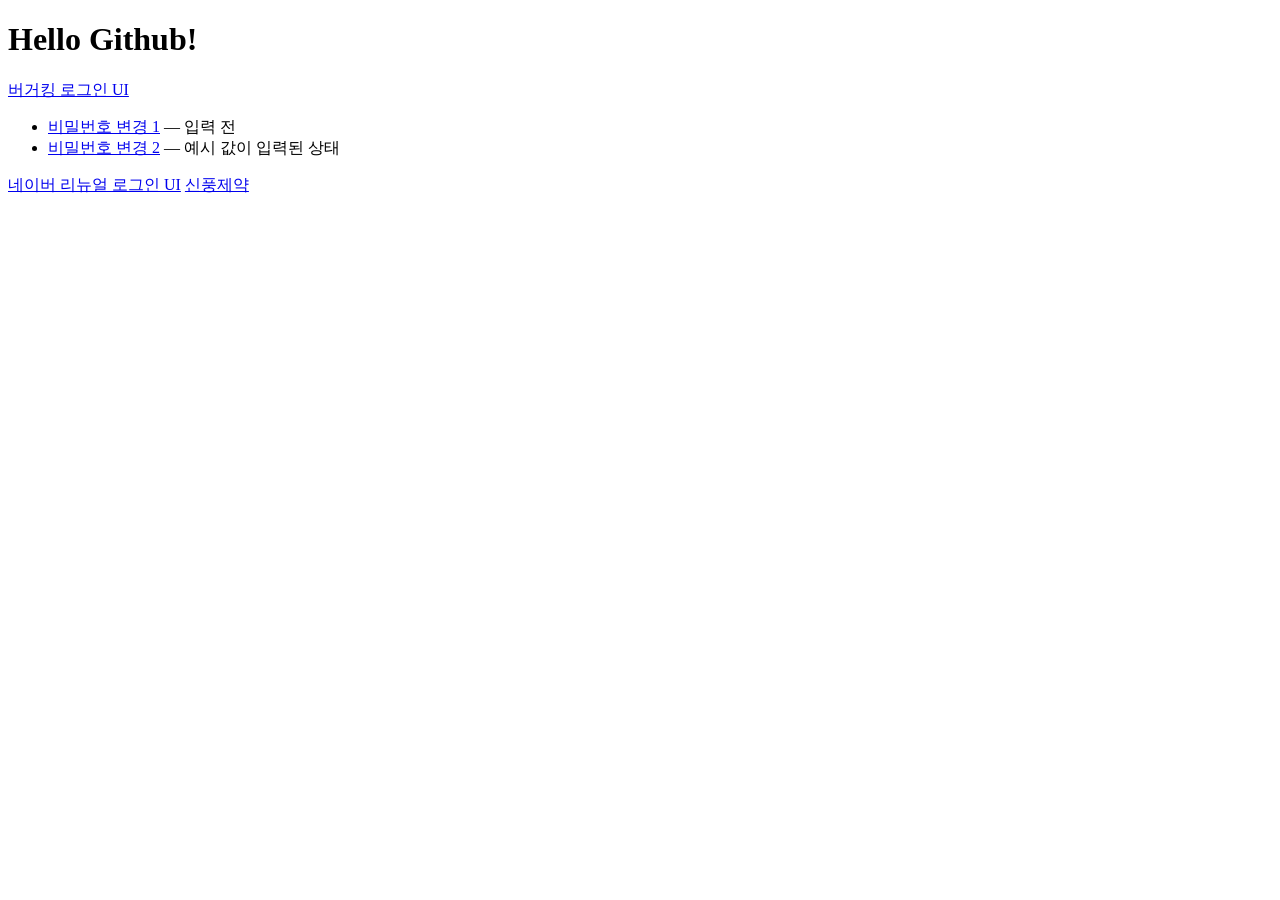
<file: index.html>
<!DOCTYPE html>
<html lang="ko">
<head>
    <meta charset="UTF-8">
    <meta name="viewport" content="width=device-width, initial-scale=1.0">
    <title>AristonotsirA</title>
</head>
<body>
    <h1>Hello Github!</h1>
    <a href="burgerking/login.html">버거킹 로그인 UI</a>
    <ul>
        <li><a href="burgerking/password-reset.html">비밀번호 변경 1</a> — 입력 전</li>
        <li><a href="burgerking/password-reset.html?preview=filled">비밀번호 변경 2</a> — 예시 값이 입력된 상태</li>
    </ul>
    <a href="naver/login.html">네이버 리뉴얼 로그인 UI</a>
     <a href="Shinpoong/index.html">신풍제약</a>
</body>
</html>
</file>
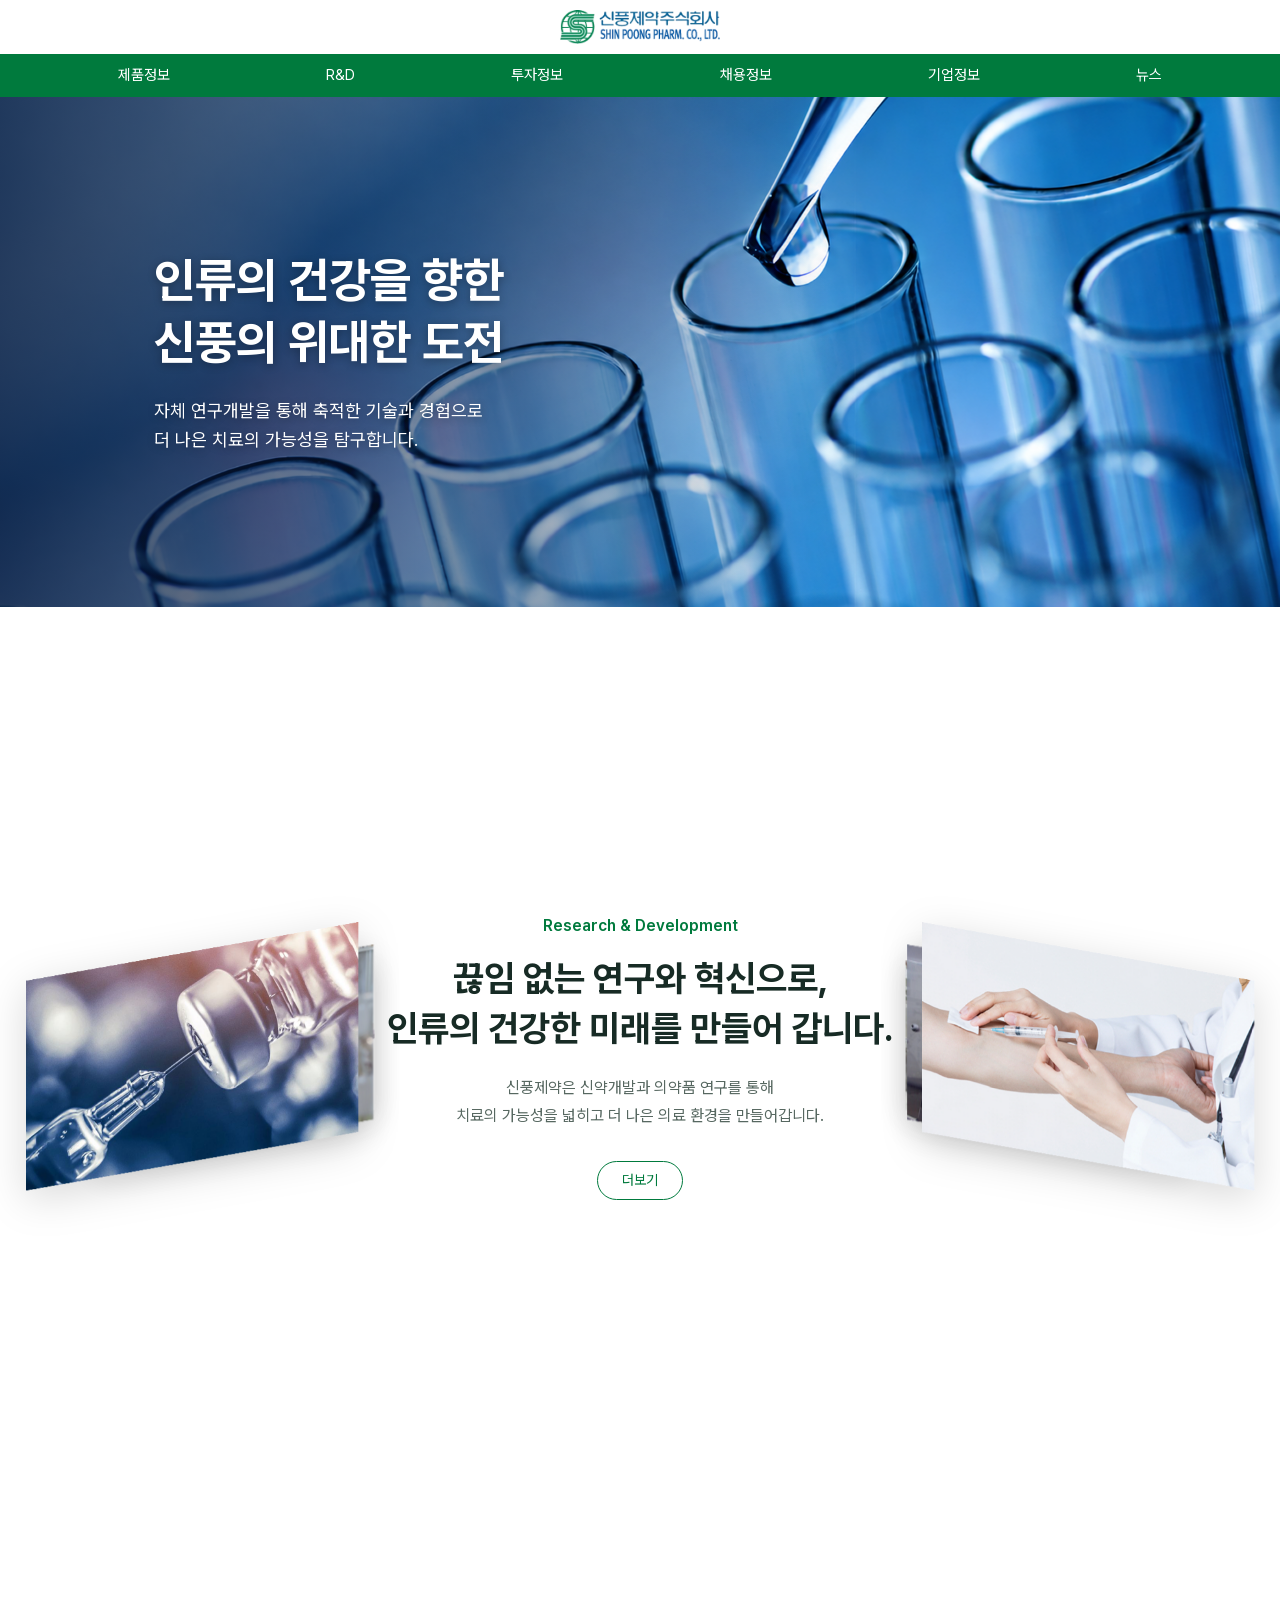
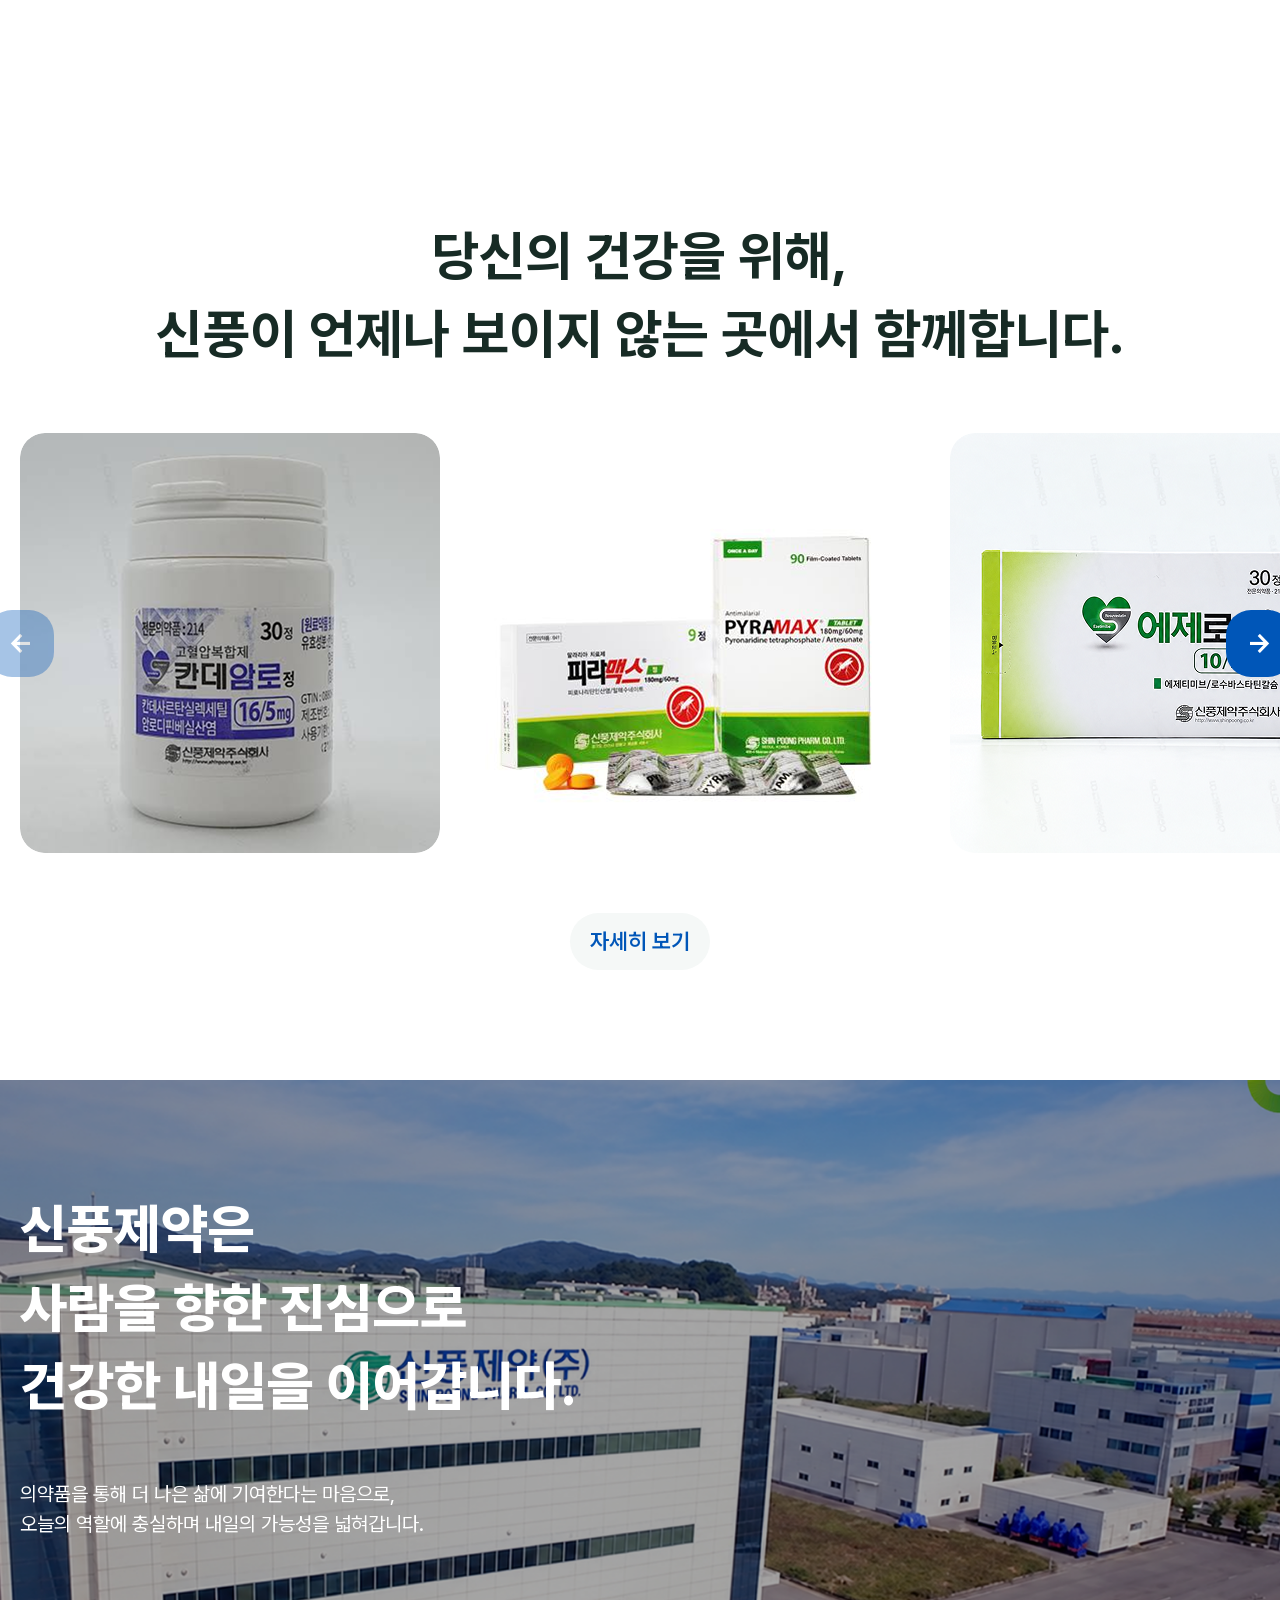
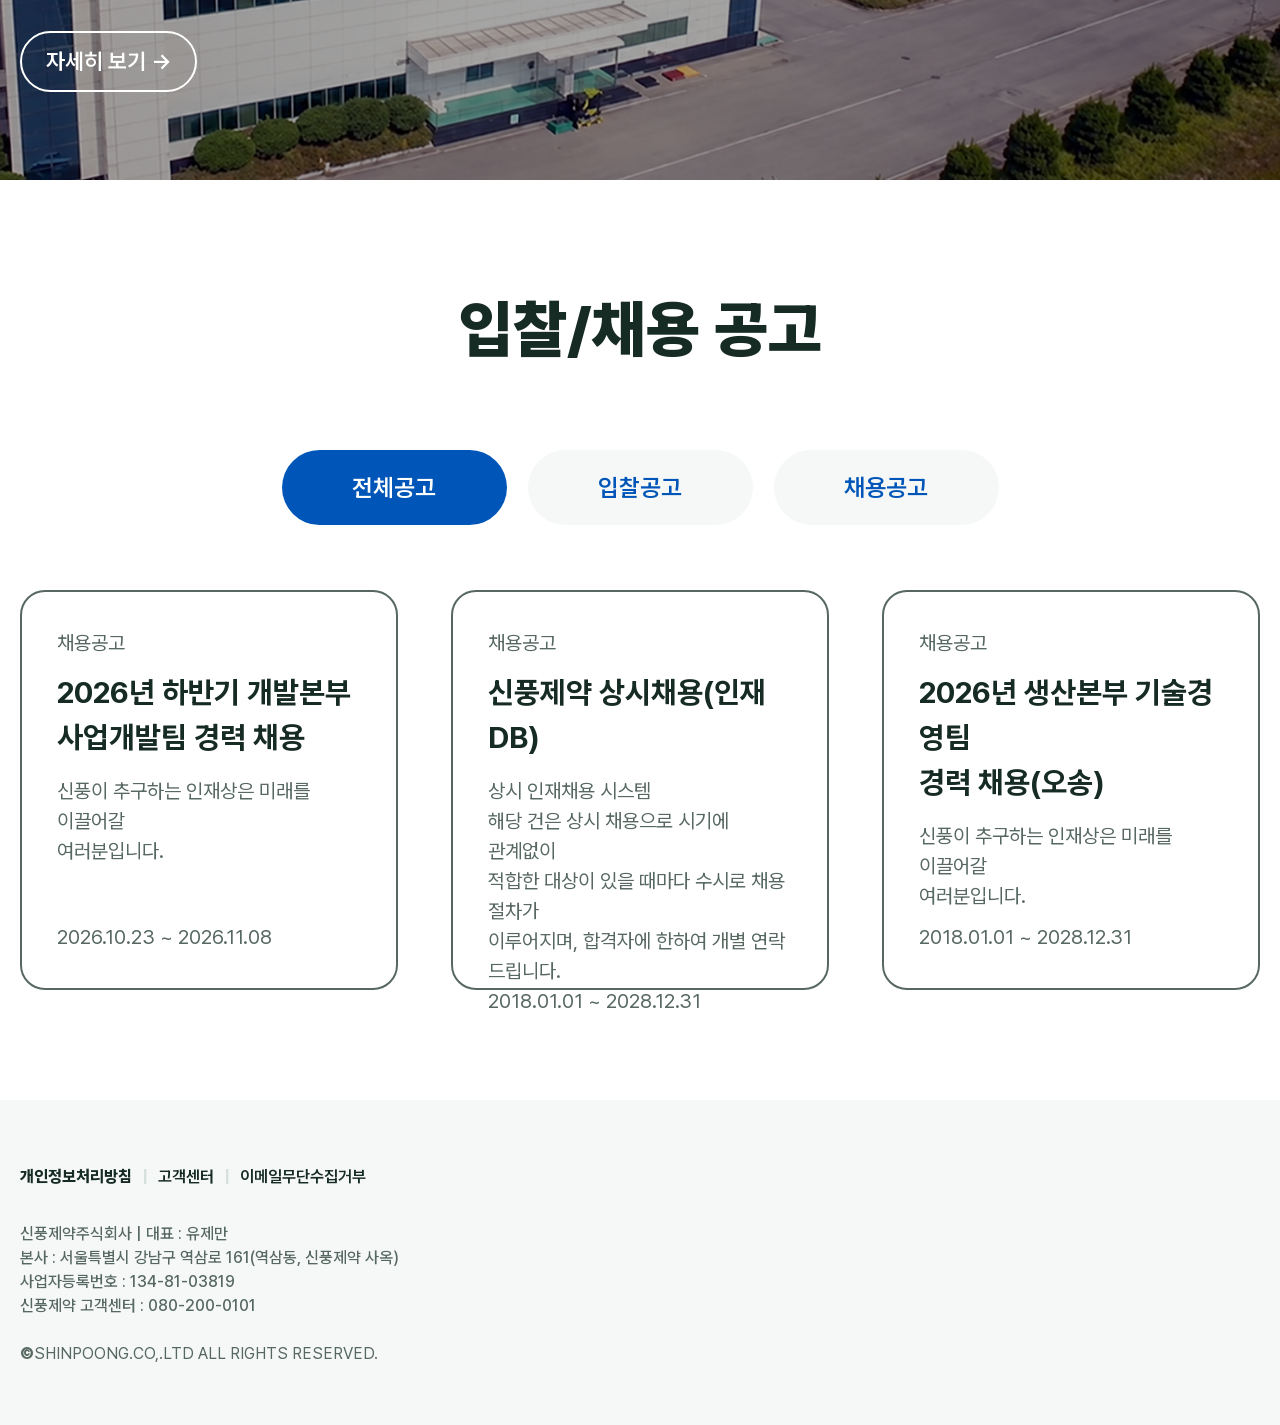
<file: Shinpoong/index.html>
<!DOCTYPE html>
<html lang="en">
<head>
    <meta charset="UTF-8">
    <meta name="viewport" content="width=device-width, initial-scale=1.0">
    <title>신풍제약리뉴얼포트폴리오</title>
    <link rel="stylesheet" href="../css/default.css">
    <link rel="stylesheet" href="../npm/swiper/swiper-bundle.min.css">
    <link rel="stylesheet" href="../font/css/pretendardvariable.css">
    <link rel="stylesheet" href="css/main.css">
    <script src="../npm/swiper/swiper-bundle.min.js"></script>
</head>
<body>
    <div id="wrap">
        <header>
            <div class="top-bar">
                <h1 class="logo">
                    <a href="#">
                        <img src="img/logo.png" alt="신풍제약주식회사 SHIN POONG PHARM. CO., LTD.">
                    </a>
                </h1>
            </div>
            <nav class="gnb">
                <ul>
                    <li><a href="#">제품정보</a></li>
                    <li><a href="#">R&amp;D</a></li>
                    <li><a href="#">투자정보</a></li>
                    <li><a href="#">채용정보</a></li>
                    <li><a href="#">기업정보</a></li>
                    <li><a href="#">뉴스</a></li>
                </ul>
            </nav>
        </header>
        <main>
            <div class="hero-sec">
                <!-- Slider main container -->
                <div class="swiper visual">
                    <!-- Additional required wrapper -->
                    <div class="swiper-wrapper">
                        <!-- Slides -->
                        <div class="swiper-slide dark">
                            <img src="img/hero-lab.png" alt="시험관에 시약을 떨어뜨리는 연구 장면">
                            <div class="hero-txt">
                                <h2>인류의 건강을 향한<br>신풍의 위대한 도전</h2>
                                <p>자체 연구개발을 통해 축적한 기술과 경험으로<br>더 나은 치료의 가능성을 탐구합니다.</p>
                            </div>
                        </div>
                    </div>
                </div>
            </div>
            <!-- 스크롤하는 동안 화면에 고정되고, 양옆 사진이 차례대로 앞으로 나옴 -->
            <section class="rnd-sec">
                <div class="rnd-inner">
                <div class="rnd-stack left">
                    <img src="img/rnd-left1.png" alt="백신 연구">
                    <img src="img/rnd-left2.png" alt="연구실 실험">
                    <img src="img/rnd-left3.png" alt="시럽 의약품">
                </div>
                <div class="rnd-txt">
                    <p class="rnd-label">Research &amp; Development</p>
                    <h2>끊임 없는 연구와 혁신으로,<br>인류의 건강한 미래를 만들어 갑니다.</h2>
                    <p class="rnd-desc">신풍제약은 신약개발과 의약품 연구를 통해<br>치료의 가능성을 넓히고 더 나은 의료 환경을 만들어갑니다.</p>
                    <a href="#" class="rnd-btn">더보기</a>
                </div>
                <div class="rnd-stack right">
                    <img src="img/rnd-right1.png" alt="주사 진료">
                    <img src="img/rnd-right2.png" alt="무균 연구실">
                    <img src="img/rnd-right3.png" alt="피펫 실험">
                </div>
                </div>
            </section>
            <!-- 제품 슬라이더: 사진에 마우스를 올리면 어둡게 덮이고 제품 이름이 나옴 -->
            <section class="prd-sec">
                <div class="inner">
                <h2 class="prd-title">당신의 건강을 위해,<br>신풍이 언제나 보이지 않는 곳에서 함께합니다.</h2>
                <div class="prd-wrap">
                    <!-- Slider main container -->
                    <div class="swiper prd-slider">
                        <!-- Additional required wrapper -->
                        <div class="swiper-wrapper">
                            <!-- Slides -->
                            <div class="swiper-slide">
                                <a href="#" class="prd-card">
                                    <img src="img/product1.png" alt="칸데암로">
                                    <span class="prd-name">칸데암로</span>
                                </a>
                            </div>
                            <div class="swiper-slide">
                                <a href="#" class="prd-card">
                                    <img src="img/product2.png" alt="피라맥스">
                                    <span class="prd-name">피라맥스</span>
                                </a>
                            </div>
                            <div class="swiper-slide">
                                <a href="#" class="prd-card">
                                    <img src="img/product3.png" alt="에제로수">
                                    <span class="prd-name">에제로수</span>
                                </a>
                            </div>
                            <div class="swiper-slide">
                                <a href="#" class="prd-card fit">
                                    <img src="img/product4.png" alt="메디커튼">
                                    <span class="prd-name">메디커튼</span>
                                </a>
                            </div>
                        </div>
                    </div>
                    <button type="button" class="prd-prev" aria-label="이전 제품">&larr;</button>
                    <button type="button" class="prd-next" aria-label="다음 제품">&rarr;</button>
                </div>
                <a href="#" class="prd-btn">자세히 보기</a>
                </div>
            </section>
            <!-- 회사 소개: 공장 사진 배경 위에 흰 글자 -->
            <section class="cmp-sec">
                <div class="inner cmp-txt">
                    <h2>신풍제약은<br>사람을 향한 진심으로<br>건강한 내일을 이어갑니다.</h2>
                    <p>의약품을 통해 더 나은 삶에 기여한다는 마음으로,<br>오늘의 역할에 충실하며 내일의 가능성을 넓혀갑니다.</p>
                    <a href="#" class="cmp-btn">자세히 보기 &rarr;</a>
                </div>
            </section>
            <!-- 입찰/채용 공고: 탭을 누르면 그 종류의 공고만 보임 -->
            <section class="ntc-sec">
                <div class="inner">
                <h2 class="ntc-title">입찰/채용 공고</h2>
                <div class="ntc-tabs">
                    <button type="button" class="ntc-tab on" data-type="all">전체공고</button>
                    <button type="button" class="ntc-tab" data-type="bid">입찰공고</button>
                    <button type="button" class="ntc-tab" data-type="job">채용공고</button>
                </div>
                <ul class="ntc-list">
                    <li data-type="job">
                        <a href="#" class="ntc-card">
                            <span class="ntc-label">채용공고</span>
                            <strong class="ntc-name">2026년 하반기 개발본부<br>사업개발팀 경력 채용</strong>
                            <p class="ntc-desc">신풍이 추구하는 인재상은 미래를 이끌어갈<br>여러분입니다.</p>
                            <span class="ntc-date">2026.10.23 ~ 2026.11.08</span>
                        </a>
                    </li>
                    <li data-type="job">
                        <a href="#" class="ntc-card">
                            <span class="ntc-label">채용공고</span>
                            <strong class="ntc-name">신풍제약 상시채용(인재DB)</strong>
                            <p class="ntc-desc">상시 인재채용 시스템<br>해당 건은 상시 채용으로 시기에 관계없이<br>적합한 대상이 있을 때마다 수시로 채용 절차가<br>이루어지며, 합격자에 한하여 개별 연락 드립니다.</p>
                            <span class="ntc-date">2018.01.01 ~ 2028.12.31</span>
                        </a>
                    </li>
                    <li data-type="job">
                        <a href="#" class="ntc-card">
                            <span class="ntc-label">채용공고</span>
                            <strong class="ntc-name">2026년 생산본부 기술경영팀<br>경력 채용(오송)</strong>
                            <p class="ntc-desc">신풍이 추구하는 인재상은 미래를 이끌어갈<br>여러분입니다.</p>
                            <span class="ntc-date">2018.01.01 ~ 2028.12.31</span>
                        </a>
                    </li>
                </ul>
                <p class="ntc-empty" hidden>등록된 공고가 없습니다.</p>
                </div>
            </section>
        </main>
        <footer>
            <div class="inner">
            <ul class="ft-links">
                <li><a href="#" class="ft-privacy">개인정보처리방침</a></li>
                <li><a href="#">고객센터</a></li>
                <li><a href="#">이메일무단수집거부</a></li>
            </ul>
            <address class="ft-info">
                신풍제약주식회사 | 대표 : 유제만<br>
                본사 : 서울특별시 강남구 역삼로 161(역삼동, 신풍제약 사옥)<br>
                사업자등록번호 : 134-81-03819<br>
                신풍제약 고객센터 : 080-200-0101
            </address>
            <p class="ft-copy"><b>&copy;</b>SHINPOONG.CO,.LTD ALL RIGHTS RESERVED.</p>
            </div>
        </footer>
    </div>
    <script>
        // 히어로는 지금 사진 한 장이라 넘김 기능 없이 실행만 해 둠
        const swiper = new Swiper('.visual', {
            direction: 'horizontal',
        });

        // 제품 슬라이더: 카드 너비는 CSS에서 정하고(auto), 파란 화살표로 넘김
        const prdSlider = new Swiper('.prd-slider', {
            slidesPerView: 'auto',
            spaceBetween: 16,
            navigation: {
                prevEl: '.prd-prev',
                nextEl: '.prd-next',
            },
            breakpoints: {
                1024: {
                    spaceBetween: 45,
                }
            }
        });

        // R&D 섹션: 양옆 사진 3장이 겹쳐 쌓여 있다가, 스크롤하면 한 장씩 앞으로 나옴
        // 사진은 자기 쪽 가장자리 안에서만 움직이고 가운데 글자 쪽으로는 넘어가지 않음
        const rndSec = document.querySelector('.rnd-sec');
        // 자리(slot)별 위치: 2 = 맨 뒤, 1 = 가운데, 0 = 맨 앞, -1/-2 = 바깥으로 빠져나감
        // [자리, x(vw), z(px), 투명도]
        const rndSlots = [
            [-2, -30, 300, 0],
            [-1, -15, 150, 0],
            [0, 0, 0, 1],
            [1, 4, -200, 0.9],
            [2, 7, -400, 0.7]
        ];

        // 자리 번호(소수 가능)에 맞는 위치를 앞뒤 자리 사이에서 계산
        function slotValue(slot) {
            slot = Math.min(Math.max(slot, -2), 2);
            for (let i = 0; i < rndSlots.length - 1; i++) {
                const a = rndSlots[i];
                const b = rndSlots[i + 1];
                if (slot <= b[0]) {
                    const t = slot - a[0];
                    return [a[1] + (b[1] - a[1]) * t, a[2] + (b[2] - a[2]) * t, a[3] + (b[3] - a[3]) * t];
                }
            }
            return rndSlots[rndSlots.length - 1].slice(1);
        }

        function updateRnd() {
            const rect = rndSec.getBoundingClientRect();
            const total = rndSec.offsetHeight - window.innerHeight;
            const p = Math.min(Math.max(-rect.top / total, 0), 1);
            const vw = window.innerWidth / 100;

            document.querySelectorAll('.rnd-stack').forEach(function (stack) {
                // 오른쪽은 왼쪽을 거울처럼 뒤집음
                const dir = stack.classList.contains('right') ? -1 : 1;
                stack.querySelectorAll('img').forEach(function (img, i) {
                    // 스크롤 끝까지 가면 모든 사진이 두 자리씩 앞으로 이동
                    const slot = i - p * 2;
                    const v = slotValue(slot);
                    // perspective를 사진마다 넣어서 자기 자리에서 작아지게(화면 가운데로 끌려가지 않게)
                    img.style.transform = 'perspective(1000px) translate3d(' + v[0] * vw * dir + 'px, 0, ' + v[1] + 'px)';
                    img.style.opacity = v[2];
                    // 앞에 있는 사진이 위로 오게
                    img.style.zIndex = Math.round(10 - slot * 2);
                });
            });
        }
        // 입찰/채용 공고 탭: 누른 탭만 파랗게, 같은 종류의 카드만 보이게
        const ntcTabs = document.querySelectorAll('.ntc-tab');
        const ntcItems = document.querySelectorAll('.ntc-list li');
        ntcTabs.forEach(function (tab) {
            tab.addEventListener('click', function () {
                const type = tab.dataset.type;
                let count = 0;
                ntcTabs.forEach(function (t) {
                    t.classList.toggle('on', t === tab);
                });
                ntcItems.forEach(function (item) {
                    const show = type === 'all' || item.dataset.type === type;
                    item.hidden = !show;
                    if (show) count++;
                });
                // 보여줄 공고가 하나도 없으면 안내 문구
                document.querySelector('.ntc-empty').hidden = count > 0;
            });
        });

        window.addEventListener('scroll', updateRnd);
        window.addEventListener('resize', updateRnd);
        updateRnd();
    </script>
</body>
</html>
</file>
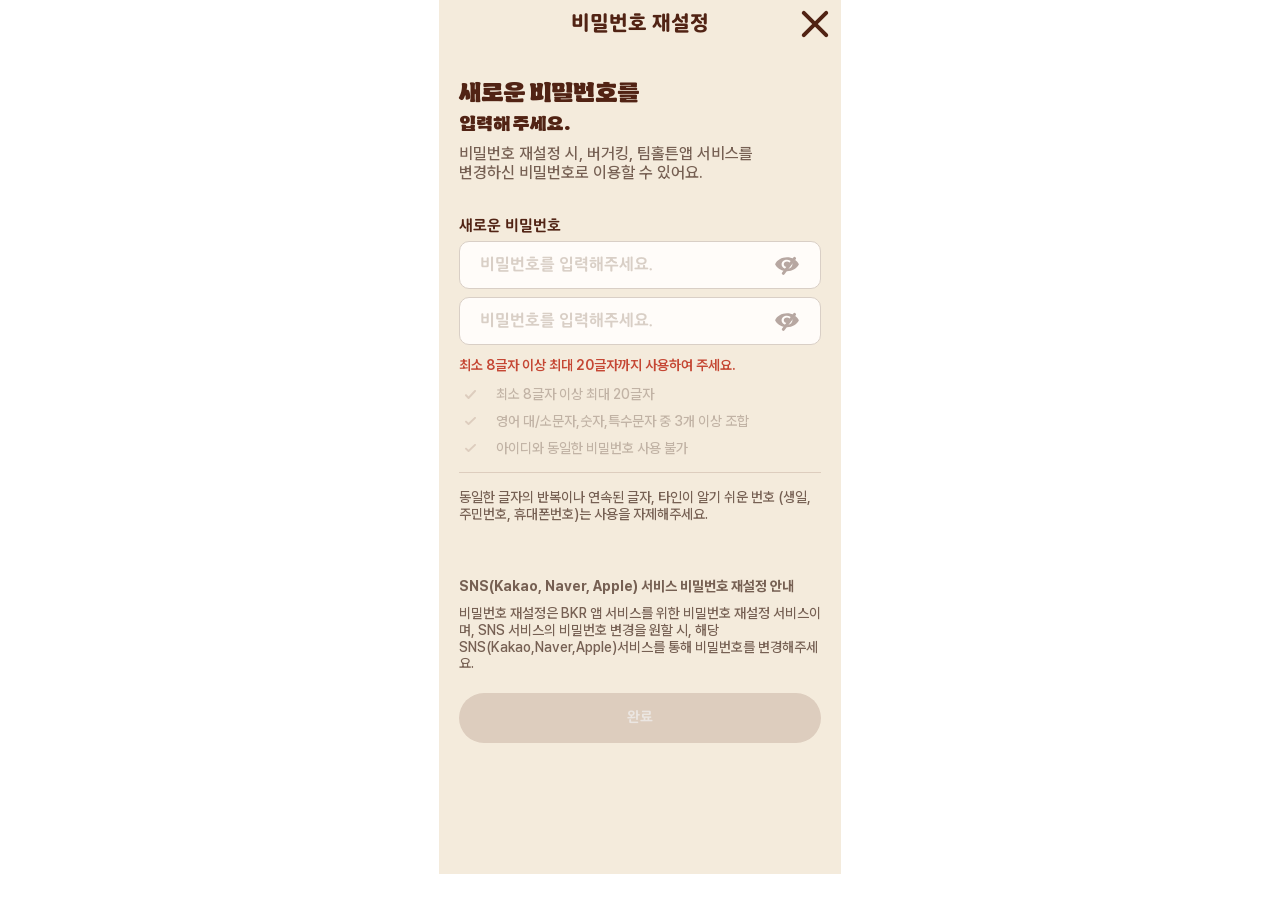
<file: burgerking/password-reset.html>
<!DOCTYPE html>
<html lang="ko">
<head>
    <meta charset="UTF-8">
    <meta name="viewport" content="width=device-width, initial-scale=1.0">
    <link rel="stylesheet" href="../font/css/pretendardvariable.css">
    <link rel="stylesheet" href="../font/css/bkbulmatpro.css">
    <link rel="stylesheet" href="../font/css/sdgothicneo.css">
    <link rel="stylesheet" href="../css/default.css">
    <link rel="stylesheet" href="css/common.css">
    <link rel="stylesheet" href="css/password-reset.css?v=20261008-white">
    <script src="js/password-reset.js" defer></script>
    <title>버거킹 비밀번호 재설정</title>
</head>
<body class="password_reset">
    <div id="wrap">
        <header>
            <h1>비밀번호 재설정</h1>
            <a href="login.html" class="close_btn"><span class="sr-only">닫고 로그인 화면으로 이동</span></a>
        </header>
        <main>
            <h2 class="title">
                <span>새로운 비밀번호를</span>
                <span>입력해 주세요.</span>
            </h2>
            <p class="reset_desc">비밀번호 재설정 시, 버거킹, 팀홀튼앱 서비스를<br>변경하신 비밀번호로 이용할 수 있어요.</p>
            <form class="reset_form" method="post">
                <fieldset>
                    <legend class="sr-only">새로운 비밀번호 입력</legend>
                    <label for="new_password" class="password_label">새로운 비밀번호</label>
                    <div class="input_box rela">
                        <input type="password" id="new_password" placeholder="비밀번호를 입력해주세요." autocomplete="new-password" minlength="8" maxlength="20" required aria-describedby="password_help password_rules">
                        <button type="button" class="pw_btn" aria-controls="new_password" aria-pressed="false"><span class="sr-only">새로운 비밀번호 보기</span></button>
                    </div>
                    <label for="confirm_password" class="sr-only">새로운 비밀번호 확인</label>
                    <div class="input_box rela">
                        <input type="password" id="confirm_password" placeholder="비밀번호를 입력해주세요." autocomplete="new-password" minlength="8" maxlength="20" required aria-describedby="password_help">
                        <button type="button" class="pw_btn" aria-controls="confirm_password" aria-pressed="false"><span class="sr-only">비밀번호 확인 보기</span></button>
                    </div>
                    <p id="password_help" class="password_help" aria-live="polite">최소 8글자 이상 최대 20글자까지 사용하여 주세요.</p>
                    <ul id="password_rules" class="password_rules">
                        <li>최소 8글자 이상 최대 20글자</li>
                        <li>영어 대/소문자,숫자,특수문자 중 3개 이상 조합</li>
                        <li>아이디와 동일한 비밀번호 사용 불가</li>
                    </ul>
                    <p class="password_notice">동일한 글자의 반복이나 연속된 글자, 타인이 알기 쉬운 번호 (생일, 주민번호, 휴대폰번호)는 사용을 자제해주세요.</p>
                    <div class="sns_notice">
                        <h3>SNS(Kakao, Naver, Apple) 서비스 비밀번호 재설정 안내</h3>
                        <p>비밀번호 재설정은 BKR 앱 서비스를 위한 비밀번호 재설정 서비스이며, SNS 서비스의 비밀번호 변경을 원할 시, 해당SNS(Kakao,Naver,Apple)서비스를 통해 비밀번호를 변경해주세요.</p>
                    </div>
                    <button type="submit" class="login_btn reset_btn" disabled>완료</button>
                    <p class="submit_notice" role="status" hidden></p>
                    <noscript><p class="submit_notice">입력 확인 기능을 사용하려면 JavaScript를 활성화해 주세요. 이 화면은 UI 예시이며 실제 비밀번호는 변경되지 않습니다.</p></noscript>
                </fieldset>
            </form>
        </main>
    </div>
</body>
</html>
</file>
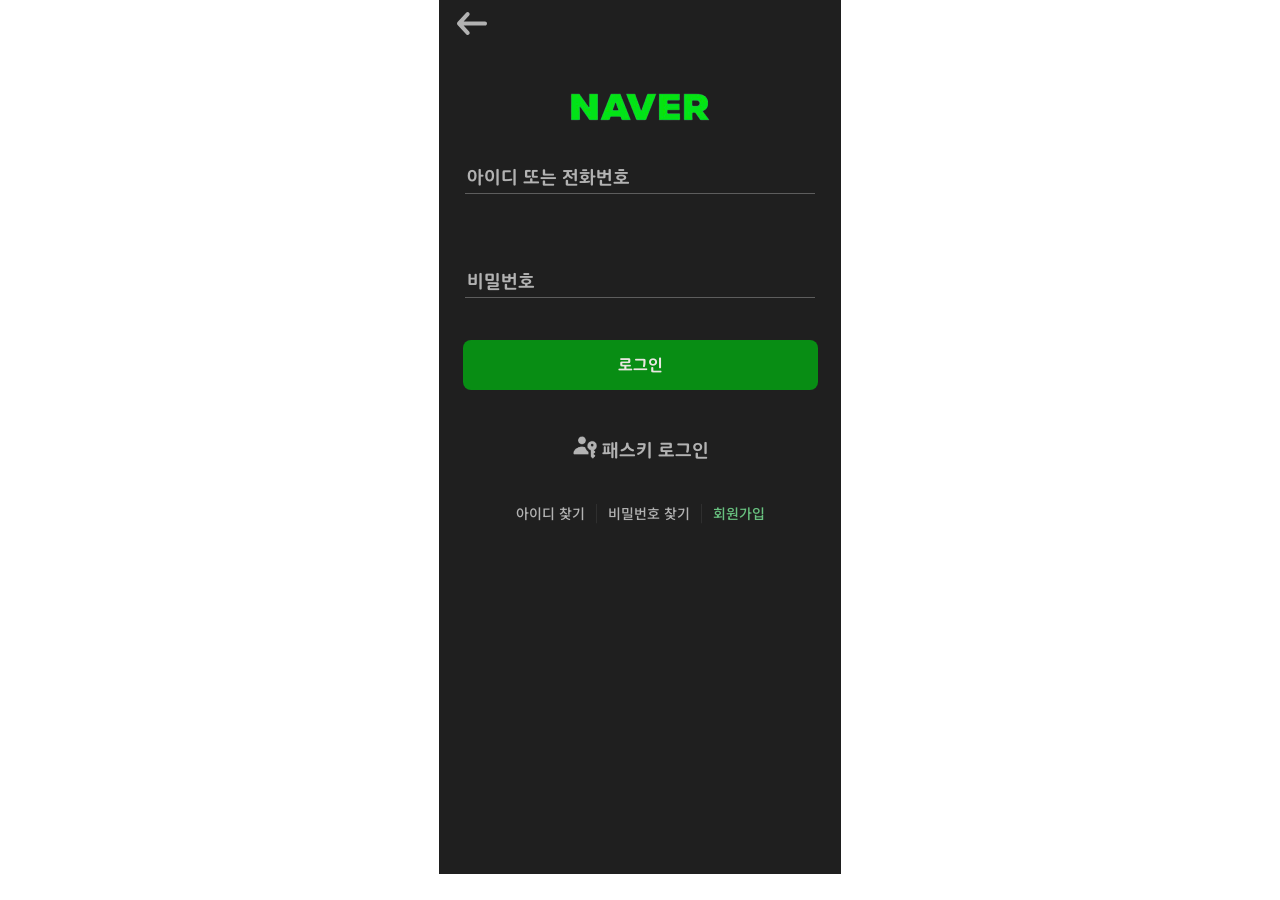
<file: naver/login.html>
<!DOCTYPE html>
<html lang="ko">
<head>
    <meta charset="UTF-8">
    <meta name="viewport" content="width=device-width, initial-scale=1.0">
    <link rel="stylesheet" href="../font/css/sdgothicneo.css">
    <link rel="stylesheet" href="../font/css/notosanskrvariable.css">
    <link rel="stylesheet" href="../css/default.css">
    <title>네이버 리뉴얼 로그인 화면</title>
    <style>
        :root {
            --font: "Sandoll GothicNeoRound", sans-serif;
            --font-noto: "Noto Sans KR", sans-serif;
            --primary: #088D14;
            --focus: #01E324;
            --link: #68C07F;
            --text: #B2B2B2;
            --bg: #1F1F1F;
            --buttonText: #EBE6E2;
        }
        html {
            font-size: 62.5%;
        }
        body {
            font-family: var(--font);
            font-size: 1.6rem;
            color: var(--text);
            background-color: #FFFFFF;
        }
        #wrap {
            width: 100%;
            max-width: 402px;
            min-height: 874px;
            margin: 0 auto;
            background-color: var(--bg);
        }
        header {
            position: relative;
            display: flex;
            justify-content: center;
            align-items: center;
            height: 48px;
            margin: 0 6px;
        }
        .prev_btn {
            position: absolute;
            left: 3px;
            width: 48px;
            height: 48px;
            background: url(image/back_icon.svg) no-repeat center / auto;
        }
        main {
            padding: 42px 23.5px 40px;
        }
        .title {
            width: 144px;
            height: 33px;
            margin: 0 auto 42px;
        }
        .title img {
            width: 144px;
            height: 33px;
        }
        .input_box {
            width: 100%;
            max-width: 350px;
            height: 29px;
            margin: 0 auto;
            background: url(image/input_line.svg) repeat-x left bottom;
        }
        .input_box + .input_box {
            margin-top: 75px;
        }
        .input_box input {
            display: block;
            width: 100%;
            height: 29px;
            padding: 0 2px 5px;
            font-size: 1.8rem;
            font-weight: 700;
            line-height: 1.2;
            caret-color: var(--focus);
        }
        .input_box input::placeholder {
            color: var(--text);
            opacity: 1;
        }
        .login_btn {
            width: 100%;
            height: 50px;
            margin-top: 42px;
            border-radius: 8px;
            font-size: 1.6rem;
            font-weight: 700;
            color: var(--buttonText);
            background-color: var(--primary);
        }
        .passkey_btn {
            display: flex;
            align-items: flex-start;
            gap: 3px;
            width: max-content;
            min-height: 44px;
            margin: 34.5px auto 0;
            padding: 7.5px 0;
            font-size: 1.8rem;
            font-weight: 700;
            line-height: 21px;
        }
        .passkey_btn > span:last-child {
            padding-top: 8px;
        }
        /* Figma 원본 이미지의 표시 영역과 잘림 비율 유지 */
        .passkey_icon {
            position: relative;
            display: block;
            width: 29px;
            height: 29px;
            overflow: hidden;
        }
        .passkey_icon img {
            position: absolute;
            top: -7.69%;
            left: -25%;
            width: 134.62%;
            max-width: none;
            height: 134.62%;
        }
        .login_link {
            display: flex;
            justify-content: space-between;
            align-items: center;
            width: 249px;
            max-width: 100%;
            margin: 22.5px auto 0;
            font-family: var(--font-noto);
            font-size: 1.4rem;
            font-weight: 500;
            line-height: 20px;
        }
        .login_link a {
            position: relative;
            padding: 12px 0;
        }
        .login_link a:not(:last-child)::after {
            content: "";
            position: absolute;
            top: 50%;
            right: -21px;
            width: 20px;
            height: 1px;
            background: url(image/link_line.svg) no-repeat center;
            transform: rotate(-90deg);
        }
        .login_link a:last-child {
            color: var(--link);
        }
        :focus-visible {
            outline-color: var(--focus);
        }
        .login_notice {
            margin-top: 24px;
            font-family: var(--font-noto);
            font-size: 1.4rem;
            line-height: 1.6;
        }
        @media (max-width: 402px) {
            #wrap {
                min-height: 100dvh;
            }
        }
    </style>
</head>
<body>
    <div id="wrap">
        <header>
            <h1 class="sr-only">네이버 로그인</h1>
            <a href="../index.html" class="prev_btn"><span class="sr-only">메인 페이지로 돌아가기</span></a>
        </header>
        <main>
            <h2 class="title"><img src="image/naver_logo.png" alt="NAVER" width="144" height="33"></h2>
            <form method="post">
                <fieldset>
                    <legend class="sr-only">네이버 로그인 정보</legend>
                    <div class="input_box">
                        <label for="user_id" class="sr-only">아이디 또는 전화번호</label>
                        <input type="text" id="user_id" placeholder="아이디 또는 전화번호" autocomplete="username" autocapitalize="none" spellcheck="false" required>
                    </div>
                    <div class="input_box">
                        <label for="password" class="sr-only">비밀번호</label>
                        <input type="password" id="password" placeholder="비밀번호" autocomplete="current-password" required>
                    </div>
                    <button type="submit" class="login_btn">로그인</button>
                </fieldset>
            </form>
            <button type="button" class="passkey_btn">
                <span class="passkey_icon" aria-hidden="true"><img src="image/passkey_icon.png" alt=""></span>
                <span>패스키 로그인</span>
            </button>
            <div class="login_link">
                <a href="https://nid.naver.com/account/find-id/profile?lang=ko_KR">아이디 찾기</a>
                <a href="https://nid.naver.com/account/find-pw/id">비밀번호 찾기</a>
                <a href="https://nid.naver.com/account/signup/term">회원가입</a>
            </div>
            <p class="login_notice" role="status" hidden></p>
        </main>
    </div>
    <script>
        // 화면 시연용: 입력한 로그인 정보는 전송하거나 저장하지 않는다.
        const loginForm = document.querySelector('form');
        const loginNotice = document.querySelector('.login_notice');
        loginForm.addEventListener('submit', event => {
            event.preventDefault();
            loginNotice.textContent = '리뉴얼 UI 예시입니다. 실제 네이버 로그인은 제공하지 않습니다.';
            loginNotice.hidden = false;
        });
        document.querySelector('.passkey_btn').addEventListener('click', () => {
            loginNotice.textContent = '리뉴얼 UI 예시입니다. 실제 패스키 인증은 제공하지 않습니다.';
            loginNotice.hidden = false;
        });
    </script>
</body>
</html>
</file>
<file: css/default.css>
/* ============================================================
   reset.css
   Responsive Reset — Mobile / iOS / Android / Desktop
   ============================================================ */


/* ------------------------------------------------------------
   1. Box Sizing
   ------------------------------------------------------------ */
*,
*::before,
*::after {
  box-sizing: border-box;
}


/* ------------------------------------------------------------
   2. Reset Margin & Padding
   ------------------------------------------------------------ */
* {
  margin: 0;
  padding: 0;
}


/* ------------------------------------------------------------
   3. Root / HTML
   ------------------------------------------------------------ */
html {
  -webkit-text-size-adjust: 100%;
  text-size-adjust: 100%;
  /* scroll-behavior는 전역 설정 대신 필요한 곳에 개별 적용 권장 */
}


/* ------------------------------------------------------------
   4. Body
   ------------------------------------------------------------ */
body {
  min-height: 100dvh;
  line-height: 1.5;
  text-rendering: optimizeSpeed;
  -webkit-font-smoothing: antialiased;
  -moz-osx-font-smoothing: grayscale;
  overflow-x: hidden;
}

/* overflow-x 양쪽 차단 */
html {
  overflow-x: hidden;
}


/* ------------------------------------------------------------
   5. Typography
   ------------------------------------------------------------ */
h1, h2, h3, h4, h5, h6, p {
  overflow-wrap: break-word;
  word-break: keep-all; /* 한국어 줄바꿈 최적화 */
}


/* ------------------------------------------------------------
   6. Lists
   ------------------------------------------------------------ */
ul,
ol {
  list-style: none;
}


/* ------------------------------------------------------------
   7. Links
   ------------------------------------------------------------ */
a {
  color: inherit;
  text-decoration: none;
}


/* ------------------------------------------------------------
   8. Media
   ------------------------------------------------------------ */
img,
picture,
video,
canvas,
svg {
  display: block;
  max-width: 100%;
  vertical-align: middle; /* 인라인 이미지 하단 틈새 제거 */
}

/* 이미지 비율 유지 */
img {
  height: auto;
}


/* ------------------------------------------------------------
   9. Form Elements
   ------------------------------------------------------------ */
input,
button,
textarea,
select {
  font: inherit;
  color: inherit;
  background: none;
  border: none;
  padding: 0;
}

/* iOS 기본 스타일 제거 */
button,
input[type="button"],
input[type="submit"],
input[type="reset"],
input,
textarea,
select {
  appearance: none;
  -webkit-appearance: none;
  border-radius: 0;
}

/* 버튼 커서 */
button,
[type="button"],
[type="submit"],
[type="reset"],
[role="button"] {
  cursor: pointer;
}

/* Textarea */
textarea {
  resize: vertical;
}

/* Remove iOS input inner shadow */
input:not([type="range"]),
textarea {
  -webkit-appearance: none;
}


/* ------------------------------------------------------------
   10. Tables
   ------------------------------------------------------------ */
table {
  border-collapse: collapse;
  border-spacing: 0;
}


/* ------------------------------------------------------------
   11. Accessibility
   ------------------------------------------------------------ */
/* 포커스 링 — 완전 제거 대신 커스텀 유지 (접근성) */
:focus {
  outline: none;
}
:focus-visible {
  outline: 2px solid currentColor;
  outline-offset: 2px;
}

/* 스크린리더 전용 숨김 유틸 */
.sr-only {
  position: absolute;
  width: 1px;
  height: 1px;
  padding: 0;
  margin: -1px;
  overflow: hidden;
  clip: rect(0, 0, 0, 0);
  white-space: nowrap;
  border: 0;
}

/* 모션 감소 설정 대응 */
@media (prefers-reduced-motion: reduce) {
  *,
  *::before,
  *::after {
    animation-duration: 0.01ms !important;
    animation-iteration-count: 1 !important;
    transition-duration: 0.01ms !important;
    scroll-behavior: auto !important;
  }
}

/* hidden 속성 보장 */
[hidden] {
  display: none !important;
}


/* ------------------------------------------------------------
   12. Touch / Tap 최적화
   ------------------------------------------------------------ */
a,
button {
  -webkit-tap-highlight-color: transparent;
}

button,
a,
input,
select,
textarea {
  touch-action: manipulation;
}


/* ------------------------------------------------------------
   13. Inherit (선택적)
   ------------------------------------------------------------ */
/* 일부 브라우저에서 상속 누락 보완 */
fieldset {
  border: none;
}

legend {
  padding: 0;
}

/* hr 기본 스타일 초기화 */
hr {
  border: none;
  border-top: 1px solid currentColor;
  margin: 0;
}
</file>
<file: font/css/pretendardvariable.css>
/*
Copyright (c) 2021 Kil Hyung-jin, with Reserved Font Name Pretendard.
https://github.com/orioncactus/pretendard

This Font Software is licensed under the SIL Open Font License, Version 1.1.
This license is copied below, and is also available with a FAQ at:
http://scripts.sil.org/OFL
*/

@font-face {
	font-family: 'Pretendard Variable';
	font-weight: 45 920;
	font-style: normal;
	font-display: swap;
	src: url('../PretendardVariable.woff2') format('woff2-variations');
}
</file>
<file: Shinpoong/css/main.css>
:root {
    /* 피그마 variables - 기본 색(Primitive) */
    --green-500: #00ab51;
    --green-700: #007a3d;
    --blue-600: #0056b8;
    --neutral-0: #ffffff;
    --neutral-50: #f5f8f7;
    --neutral-200: #d7e1dc;
    --neutral-600: #576861;
    --neutral-900: #172b25;

    /* 피그마 variables - 쓰임새별 색(Sementic) */
    --text-primary: var(--neutral-900);
    --text-link: var(--blue-600);
    --text-secondary: var(--neutral-600);
    --text-inverse: var(--neutral-0);
    --background-default: var(--neutral-0);
    --background-subtle: var(--neutral-50);
    --surface-default: var(--neutral-0);
    --surface-subtle: var(--neutral-50);
    --border-subtle: var(--neutral-200);
    --border-input: var(--neutral-600);
    --border-focus: var(--blue-600);
    --action-primary-background: var(--green-700);
    --action-primary-hover: var(--neutral-900);
    --action-primary-text: var(--neutral-0);
    --action-secondary-background: var(--neutral-0);
    --action-secondary-text: var(--green-700);
    --action-secondary-border: var(--green-700);
    --accent-brand: var(--green-500);
    --accent-emphasis: var(--green-700);
}
body {
    background-color: var(--background-default);
    color: var(--text-primary);
    font-family:
    "Pretendard Variable",
    sans-serif;
}
.mo {
    display: none;
}
/* 섹션 안 내용 묶음: 너비를 맞춰 가운데 정렬 (여백은 섹션 padding으로) */
.inner {
    max-width: 1530px;
    margin: 0 auto;
}
/* default.css의 overflow-x: hidden은 sticky(R&D 섹션 고정)를 깨뜨려서
   가로 넘침만 자르고 스크롤 상자는 만들지 않는 clip으로 바꿈 */
html,
body {
    overflow-x: clip;
}

/* 헤더 - 피그마 메인 (흰 로고 줄 + 초록 메뉴 줄) */
header {
    background-color: var(--surface-default);
}
.top-bar {
    display: flex;
    justify-content: center;
    padding: 10px 0;
}
.logo a {
    display: block;
}
.logo img {
    width: 160px;
}
.gnb {
    background-color: var(--accent-emphasis);
}
.gnb ul {
    display: flex;
    justify-content: space-around;
    max-width: 1200px;
    margin: 0 auto;
}
.gnb a {
    display: block;
    padding: 10px 20px;
    color: var(--text-inverse);
    font-size: 15px;
}
.gnb a:hover {
    text-decoration: underline;
}

.hero-sec .swiper {
    width: 100%;
    height: 510px;
}
/* 높이를 고정하고 싶은 경우는 px값 적용 */
/* 반응형에 따라 높이값이 점점 줄어들길 바라면 높이값 주지 않기! max-height정도는 가능 */
.hero-sec .swiper img {
    width: 100%;
    height: 100%;
    object-fit: cover;
}

/* 히어로 문구 - 이미지 위 왼쪽에 겹치기 */
.hero-sec .swiper-slide {
    position: relative;
}
.hero-txt {
    position: absolute;
    top: 50%;
    left: 12%;
    transform: translateY(-50%);
    color: var(--text-primary);
}
/* 어두운 슬라이드는 왼쪽을 살짝 어둡게 깔아서 흰 글자가 잘 보이게 */
.hero-sec .dark::after {
    content: "";
    position: absolute;
    inset: 0;
    background: linear-gradient(90deg, rgba(5, 25, 60, 0.8), rgba(5, 25, 60, 0.4) 40%, rgba(5, 25, 60, 0) 65%);
}
/* 밝은 슬라이드는 왼쪽을 흰색으로 깔아서 검은 글자가 잘 보이게 */
.hero-sec .light::after {
    content: "";
    position: absolute;
    inset: 0;
    background: linear-gradient(90deg, rgba(255, 255, 255, 0.92), rgba(255, 255, 255, 0.6) 40%, rgba(255, 255, 255, 0) 65%);
}
.hero-txt {
    z-index: 1;
}
.hero-sec .dark .hero-txt {
    color: var(--text-inverse);
    text-shadow: 0 2px 8px rgba(0, 0, 0, 0.3);
}
.hero-txt h2 {
    font-size: 48px;
    font-weight: 700;
    line-height: 1.3;
}
.hero-txt p {
    margin-top: 24px;
    font-size: 18px;
    line-height: 1.6;
}

/* 페이지 표시 */
.hero-sec .visual .swiper-pagination {
    bottom: 28px;
}
.hero-sec .visual .swiper-pagination-bullet {
    width: 8px;
    height: 8px;
    background-color: var(--neutral-0);
    opacity: 0.7;
}
.hero-sec .visual .swiper-pagination-bullet-active {
    width: 24px;
    border-radius: 4px;
    background-color: var(--accent-emphasis);
    opacity: 1;
}
/* 두 번째 섹션 - R&D (삼천리 Who We Are 방식)
   섹션을 300vh로 길게 두고, 안쪽(.rnd-inner)을 화면에 고정(sticky)
   스크롤하는 동안 양옆 사진 3장이 안쪽 깊은 곳에서 차례대로 앞으로 다가옴 */
.rnd-sec {
    height: 300vh;
    background-color: var(--background-default);
}
.rnd-inner {
    position: sticky;
    top: 0;
    display: flex;
    justify-content: center;
    align-items: center;
    height: 100vh;
    overflow: clip;
}
/* 사진 자체에 비스듬한 원근이 들어 있어서 따로 돌리지 않음 */
.rnd-stack {
    position: absolute;
    top: 50%;
    width: 26vw;
    aspect-ratio: 513 / 414;
    margin-top: -10.5vw;
}
.rnd-stack.left {
    left: 2vw;
}
.rnd-stack.right {
    right: 2vw;
}
.rnd-stack img {
    position: absolute;
    inset: 0;
    width: 100%;
    height: 100%;
    object-fit: contain;
    filter: drop-shadow(0 10px 20px rgba(0, 0, 0, 0.15));
    will-change: transform, opacity;
}
.rnd-txt {
    position: relative;
    z-index: 1;
    text-align: center;
}
.rnd-label {
    color: var(--accent-emphasis);
    font-size: 16px;
    font-weight: 600;
}
.rnd-txt h2 {
    margin-top: 16px;
    color: var(--text-primary);
    font-size: 36px;
    font-weight: 700;
    line-height: 1.4;
}
.rnd-desc {
    margin-top: 20px;
    color: var(--text-secondary);
    font-size: 16px;
    line-height: 1.7;
}
/* 피그마 action/secondary 버튼, 마우스를 올리면 action/primary 색 */
.rnd-btn {
    display: inline-block;
    margin-top: 32px;
    padding: 8px 24px;
    border: 1px solid var(--action-secondary-border);
    border-radius: 20px;
    background-color: var(--action-secondary-background);
    color: var(--action-secondary-text);
    font-size: 14px;
}
.rnd-btn:hover {
    background-color: var(--action-primary-background);
    color: var(--action-primary-text);
}

/* 세 번째 섹션 - 제품 슬라이더 (피그마: 카드 420px, 간격 45px, 모서리 25px)
   카드 3장이 가운데 오고, 4번째 카드는 오른쪽에 살짝 보이게 */
.prd-sec {
    padding: 110px 20px;
    background-color: var(--background-default);
    text-align: center;
    overflow: clip;
}
.prd-title {
    color: var(--text-primary);
    font-size: 54px;
    font-weight: 700;
    line-height: 1.45;
}
.prd-wrap {
    position: relative;
    max-width: 1350px;
    margin: 60px auto 0;
}
/* 4번째 카드가 오른쪽으로 삐져나와 보이도록 슬라이더는 넘침을 자르지 않음 */
.prd-slider {
    overflow: visible;
}
.prd-slider .swiper-slide {
    width: 420px;
}
.prd-card {
    position: relative;
    display: block;
    aspect-ratio: 1 / 1;
    border-radius: 25px;
    overflow: hidden;
    background-color: var(--surface-default);
}
.prd-card img {
    width: 100%;
    height: 100%;
    object-fit: cover;
}
/* 메디커튼 사진은 피그마에서 잘리지 않게(FIT) 들어가 있음 */
.prd-card.fit img {
    object-fit: contain;
}
/* 마우스를 올리면 검은 막(70%)과 흰 제품 이름이 나타남 */
.prd-card::after {
    content: "";
    position: absolute;
    inset: 0;
    background-color: rgba(0, 0, 0, 0.7);
    opacity: 0;
    transition: opacity 0.3s;
}
.prd-name {
    position: absolute;
    top: 50%;
    left: 50%;
    z-index: 1;
    transform: translate(-50%, -50%);
    color: var(--text-inverse);
    font-size: 24px;
    font-weight: 700;
    opacity: 0;
    transition: opacity 0.3s;
}
.prd-card:hover::after,
.prd-card:hover .prd-name {
    opacity: 1;
}
/* 파란 화살표 버튼: 첫 카드 왼쪽 끝, 셋째 카드 오른쪽 끝에 걸쳐 놓임 */
.prd-prev,
.prd-next {
    position: absolute;
    top: 50%;
    z-index: 2;
    width: 67px;
    height: 67px;
    margin-top: -33px;
    border: 0;
    border-radius: 25px;
    background-color: var(--blue-600);
    color: var(--text-inverse);
    font-size: 27px;
    font-weight: 700;
    cursor: pointer;
}
.prd-prev {
    left: -33px;
}
.prd-next {
    right: -33px;
}
/* 더 넘길 카드가 없으면 흐리게 */
.prd-prev.swiper-button-disabled,
.prd-next.swiper-button-disabled {
    opacity: 0.35;
    cursor: default;
}
/* 피그마 자세히 보기: 연한 배경(background/subtle) + 파란 글자(text/link) */
.prd-btn {
    display: inline-block;
    margin-top: 60px;
    padding: 12px 20px;
    border-radius: 9999px;
    background-color: var(--background-subtle);
    color: var(--text-link);
    font-size: 22px;
    font-weight: 600;
}
.prd-btn:hover {
    background-color: var(--border-subtle);
}

/* 네 번째 섹션 - 회사 소개 (선생님 피드백: 높이 700px)
   배경 사진에 검은 막(35%)이 이미 들어 있어서 따로 덮지 않음 */
.cmp-sec {
    height: 700px;
    padding: 110px 20px;
    background: url(../img/company-bg.png) center / cover no-repeat;
}
.cmp-txt {
    color: var(--text-inverse);
}
.cmp-txt h2 {
    font-size: 54px;
    font-weight: 800;
    line-height: 1.45;
}
.cmp-txt p {
    margin-top: 54px;
    font-size: 20px;
    line-height: 1.5;
}
/* 흰 테두리 버튼, 마우스를 올리면 흰 바탕에 초록 글자 */
.cmp-btn {
    display: inline-block;
    margin-top: 92px;
    padding: 12px 24px;
    border: 2px solid var(--neutral-0);
    border-radius: 9999px;
    color: var(--text-inverse);
    font-size: 22px;
    font-weight: 600;
}
.cmp-btn:hover {
    background-color: var(--neutral-0);
    color: var(--accent-emphasis);
}

/* 다섯 번째 섹션 - 입찰/채용 공고 (피그마: 탭 225x75, 카드 475x400) */
.ntc-sec {
    padding: 110px 20px;
    background-color: var(--background-default);
    text-align: center;
}
.ntc-title {
    color: var(--text-primary);
    font-size: 62px;
    font-weight: 900;
    line-height: 79px;
}
.ntc-tabs {
    display: flex;
    justify-content: center;
    gap: 21px;
    margin-top: 81px;
}
/* 선택 안 된 탭: 연한 배경 + 파란 글자, 선택된 탭(.on): 파란 배경 + 흰 글자 */
.ntc-tab {
    width: 225px;
    height: 75px;
    border: 0;
    border-radius: 92px;
    background-color: var(--background-subtle);
    color: var(--text-link);
    font-family: inherit;
    font-size: 24px;
    font-weight: 600;
    cursor: pointer;
}
.ntc-tab.on {
    background-color: var(--blue-600);
    color: var(--text-inverse);
}
.ntc-list {
    display: flex;
    justify-content: center;
    gap: 53px;
    margin-top: 65px;
}
.ntc-list li {
    width: 475px;
}
.ntc-list li[hidden] {
    display: none;
}
/* 카드: 회색 테두리 2px, 날짜는 카드 맨 아래에 붙임 */
.ntc-card {
    display: flex;
    flex-direction: column;
    height: 400px;
    padding: 36px 35px;
    border: 2px solid var(--border-input);
    border-radius: 25px;
    color: var(--text-secondary);
    font-size: 20px;
    line-height: 1.5;
    text-align: left;
}
.ntc-card:hover {
    border-color: var(--accent-emphasis);
}
.ntc-name {
    margin-top: 12px;
    color: var(--text-primary);
    font-size: 30px;
    font-weight: 700;
}
.ntc-desc {
    margin-top: 16px;
}
.ntc-date {
    margin-top: auto;
}
.ntc-empty {
    margin-top: 65px;
    color: var(--text-secondary);
    font-size: 20px;
}

/* 푸터 (피그마: 높이 325px, 연한 배경) - 글자 위치는 .inner로 맞춤 */
footer {
    min-height: 325px;
    padding: 65px 20px 40px;
    background-color: var(--background-subtle);
    font-size: 16px;
    line-height: 1.5;
}
.ft-links {
    display: flex;
}
.ft-links a {
    color: var(--text-primary);
    font-weight: 600;
}
/* 개인정보처리방침만 더 굵게 */
.ft-links .ft-privacy {
    font-weight: 800;
}
/* 메뉴 사이 구분선 | */
.ft-links li + li::before {
    content: "|";
    margin: 0 10px;
    color: var(--border-subtle);
    font-weight: 700;
}
.ft-info {
    margin-top: 33px;
    color: var(--text-secondary);
    font-style: normal;
    font-weight: 500;
}
.ft-copy {
    margin-top: 24px;
    color: var(--text-secondary);
}

@media (max-width: 1024px) {
    .pc {
        display: none;
    }
    .mo {
        display: block;
    }
    header {
        position: fixed;
        width: 100%;
        z-index: 10;
    }
    .gnb {
        display: none;
    }
    .top-bar {
        align-items: center;
        height: 56px;
        padding: 0;
    }
    /* 모바일 히어로: 같은 사진을 꽉 채우고 문구는 작게 */
    .hero-txt {
        left: 20px;
        right: 20px;
    }
    .hero-txt h2 {
        font-size: 30px;
    }
    .hero-txt p {
        margin-top: 16px;
        font-size: 14px;
    }
    /* 고정 헤더(로고 줄) 높이만큼 내려서 이미지 윗부분이 가려지지 않게 */
    .hero-sec {
        padding-top: 56px;
    }
    .hero-sec .swiper {
        height: calc(100dvh - 56px);
    }
    /* R&D 섹션: 고정 헤더 아래에 붙고, 사진 카드는 조금 크게 */
    .rnd-inner {
        top: 56px;
        height: calc(100dvh - 56px);
        padding: 0 20px;
    }
    /* 모바일: 문구는 위쪽, 사진 묶음은 아래 양쪽에 두어 글자와 겹치지 않게 */
    .rnd-inner {
        align-items: flex-start;
        padding-top: 48px;
    }
    .rnd-stack {
        top: auto;
        bottom: 48px;
        width: 40vw;
        margin-top: 0;
    }
    .rnd-txt h2 {
        font-size: 24px;
    }
    .rnd-desc {
        font-size: 14px;
    }
    /* 제품 슬라이더: 카드 크기를 화면에 맞추고 화살표는 카드 안쪽으로 */
    .prd-sec {
        padding: 60px 20px 80px;
    }
    .prd-title {
        font-size: 24px;
    }
    .prd-wrap {
        margin-top: 32px;
    }
    .prd-slider .swiper-slide {
        width: 60vw;
    }
    .prd-card {
        border-radius: 16px;
    }
    .prd-name {
        font-size: 18px;
    }
    .prd-prev,
    .prd-next {
        width: 44px;
        height: 44px;
        margin-top: -22px;
        border-radius: 14px;
        font-size: 20px;
    }
    .prd-prev {
        left: -10px;
    }
    .prd-next {
        right: -10px;
    }
    .prd-btn {
        margin-top: 32px;
        padding: 10px 20px;
        font-size: 16px;
    }
    /* 회사 소개: 높이를 줄이고 글자를 작게 */
    .cmp-sec {
        height: auto;
        min-height: 480px;
        padding: 60px 20px;
    }
    .cmp-txt h2 {
        font-size: 28px;
    }
    .cmp-txt p {
        margin-top: 24px;
        font-size: 15px;
    }
    .cmp-btn {
        margin-top: 40px;
        padding: 10px 20px;
        font-size: 16px;
    }
    /* 입찰/채용 공고: 탭은 한 줄에 작게, 카드는 위아래로 쌓기 */
    .ntc-sec {
        min-height: 0;
        padding: 60px 20px 80px;
    }
    .ntc-title {
        font-size: 30px;
        line-height: 1.3;
    }
    .ntc-tabs {
        gap: 8px;
        margin-top: 32px;
    }
    .ntc-tab {
        width: auto;
        height: 44px;
        padding: 0 20px;
        font-size: 15px;
    }
    .ntc-list {
        flex-direction: column;
        align-items: center;
        gap: 16px;
        margin-top: 32px;
    }
    .ntc-list li {
        width: 100%;
        max-width: 475px;
    }
    .ntc-card {
        height: auto;
        min-height: 240px;
        padding: 24px;
        border-radius: 16px;
        font-size: 15px;
    }
    .ntc-name {
        margin-top: 8px;
        font-size: 20px;
    }
    .ntc-desc {
        margin-top: 12px;
    }
    .ntc-date {
        padding-top: 24px;
    }
    .ntc-empty {
        margin-top: 32px;
        font-size: 15px;
    }
    /* 푸터: 양옆 여백을 줄이고 글자를 작게 */
    footer {
        min-height: 0;
        padding: 40px 20px;
        font-size: 13px;
    }
    .ft-links li + li::before {
        margin: 0 6px;
    }
    .ft-info {
        margin-top: 20px;
    }
    .ft-copy {
        margin-top: 16px;
    }
}
</file>
<file: font/css/sdgothicneo.css>
@font-face {
	font-family: 'Sandoll GothicNeoRound';
	font-weight: 300;
	font-style: normal;
	font-display: swap;
	src: url('../SDGothicNeoRound-eMd.woff') format('woff');
}

@font-face {
	font-family: 'Sandoll GothicNeoRound';
	font-weight: 700;
	font-style: normal;
	font-display: swap;
	src: url('../SDGothicNeoRound-gBd.woff') format('woff');
}

@font-face {
	font-family: 'Sandoll GothicNeoRound';
	font-weight: 800;
	font-style: normal;
	font-display: swap;
	src: url('../SDGothicNeoRound-hEb.woff') format('woff');
}
</file>
<file: burgerking/css/common.css>
:root {
    --font: "Sandoll GothicNeoRound", sans-serif;
    --font-pre: "Pretendard Variable", sans-serif;
    --font-BKR: "BKR", sans-serif;
    --primary: #512314;
    --focus: #D62302;
    --baseBorder: #D9CFC6;
    --inputBg: #FFFCF9;
    --errorColor: #C54734;
    --placeholder: #EBE6E2;
    --text: #766053;
    --bg: #F4EBDC;
    --button: #E9DDCD;
}
html {
    font-size: 62.5%;
}
/* 전체 텍스트 속성 */
body {
    background-color: var(--bg);
    font-family: var(--font);
    font-size: 1.6rem;
    color: var(--primary);
}
a {
    color: inherit;
}
#wrap {
    width: 100%;
    max-width: 1024px;
    min-width: 360px;
    min-height: 100dvh;
    /* margin-left: auto;
    margin-right: auto; */
    margin: 0 auto;
    background-color: var(--bg);
}
header {
    position: relative;
    display: flex;
    justify-content: center;
    align-items: center;
    /* 자식요소에 absolute가 적용 되어 위치값이 들어가는 순간 flex속성으로 적용불가 */
    height: 48px;
}
.prev_btn {
    position: absolute;
    left: 0;
    width: 48px;
    height: 48px;
    background: url(../img/back_icon.svg) no-repeat scroll center / auto;
}
h1 {
    font-size: 2.0rem;
}
main {
    padding: 48px 20px 90px;
}
.title {
    display: flex;
    flex-direction: column;
    gap: 16px;
    /* margin-top: 48px; */
    margin-bottom: 50px;
    font-family: var(--font-BKR);
}
/* .title > span {
    display: block;
    background-color: yellow;
} */
.title > span:first-child {
    font-size: 2.5rem;
    line-height: 1;
}
.title > span:last-child {
    font-size: 3.5rem;
    line-height: 1;
}
input {
    border: 1px solid var(--baseBorder);
    background-color: var(--inputBg);
}
input::placeholder {
    color: var(--placeholder);
}
.email {
    font-size: 1.5rem;
    line-height: 1;
}
input[type="email"] {
    margin-top: 8px;
}
input[type="password"] {
    margin-top: 10px;
}
input[type="email"],
input[type="password"] {
    /* input요소는 기본적으로 inline-block속성을 가짐 */
    width: 100%;
    height: 50px;
    padding: 0 20px;
    border-radius: 10px;
}

.input_box.rela {
    position: relative;
}
.pw_btn {
    position: absolute;
    right: 20px;
    bottom: 12px;
    width: 26px;
    height: 26px;
    background: url(../img/eye_icon.svg) no-repeat center / 26px;
}

/* button요소는 기본적으로 상속이 불가하여 상속에 관련된 값을 따로 넣어야 함 */
.login_btn {
    width: 100%;
    height: 44px;
    border-radius: 22px;
    font-family: inherit;
    font-size: inherit;
    color: var(--placeholder);
    background-color: var(--primary);
    border: none;
    opacity: 0.2;
}
</file>
<file: font/css/notosanskrvariable.css>
@font-face {
	font-family: 'Noto Sans KR';
	font-weight: 100 900;
	font-style: normal;
	font-display: swap;
	src: url('../NotoSansKR-VariableFont_wght.woff2') format('woff2');
}
</file>
<file: font/css/bkbulmatpro.css>
@font-face {
	font-family: 'BKR';
	font-weight: 400;
	font-style: normal;
	font-display: swap;
	src: url('../BKBulMatPro-Bold.woff') format('woff');
}
</file>
